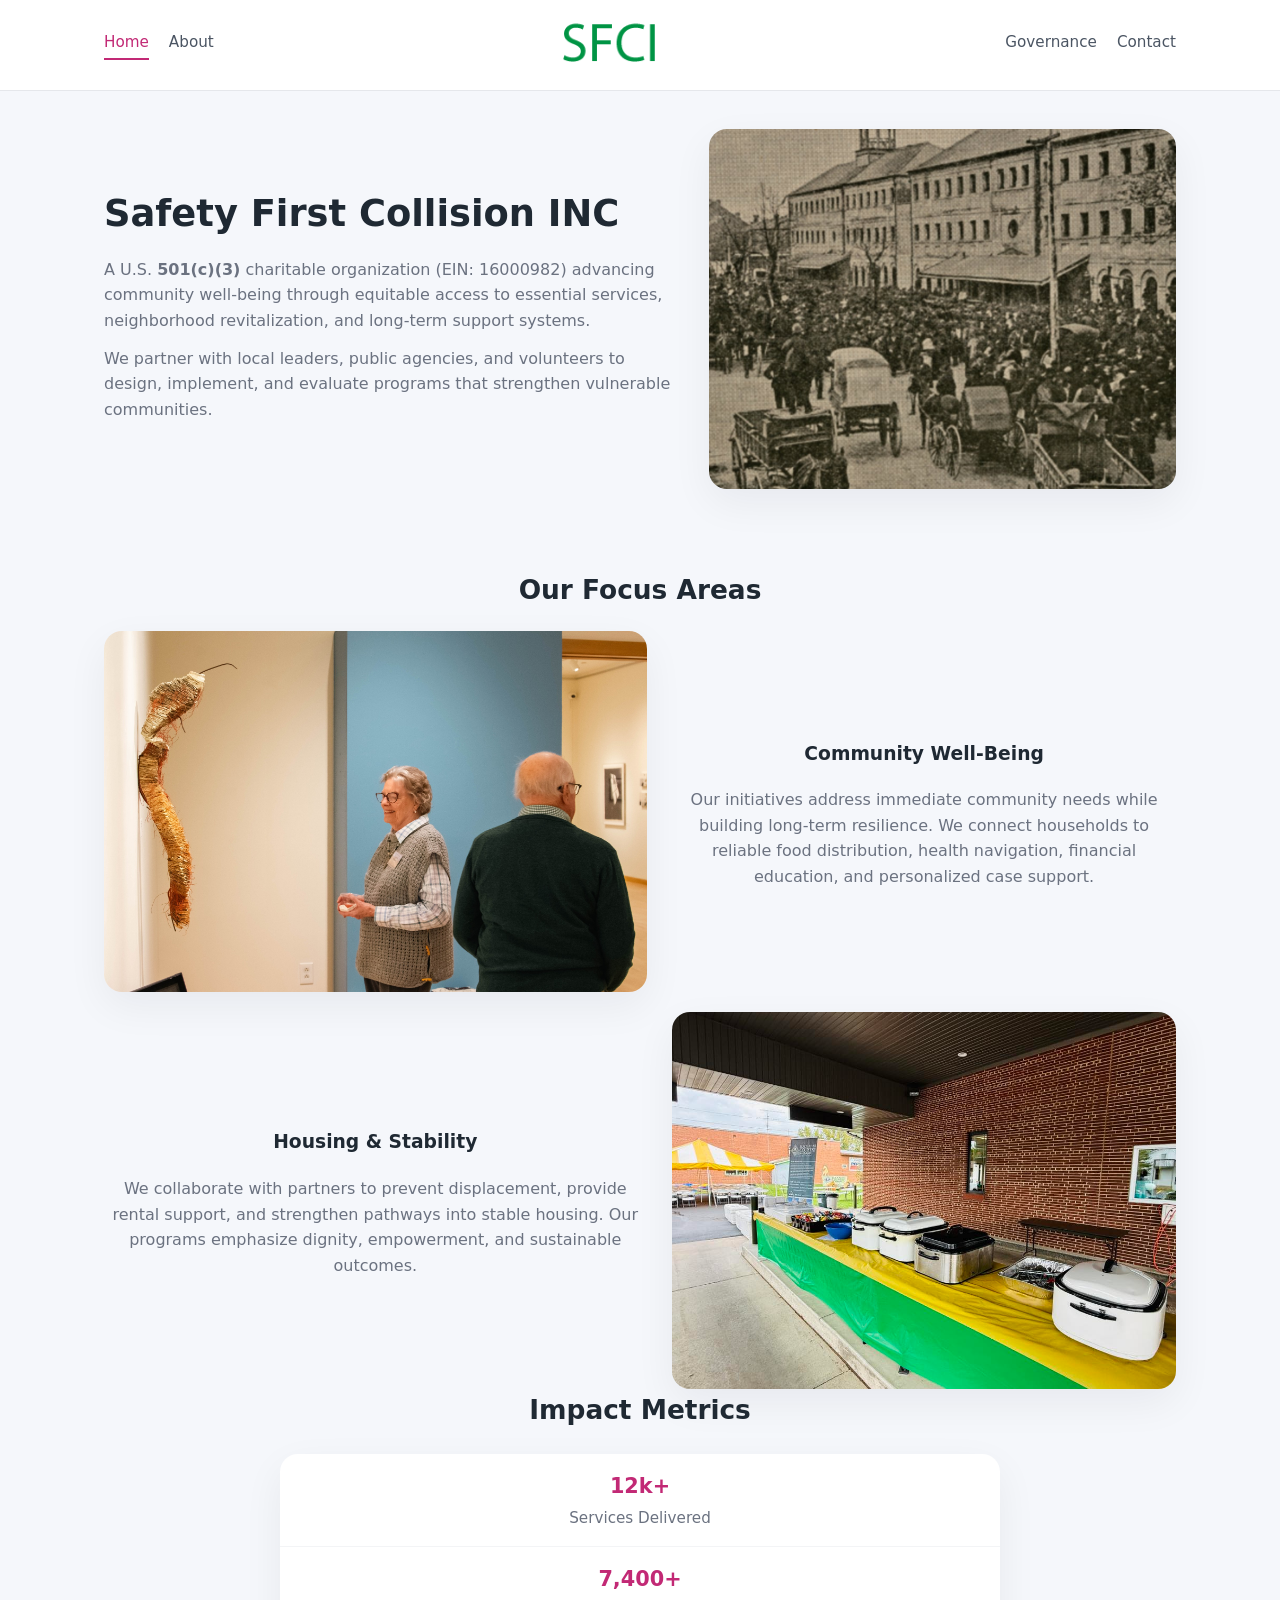
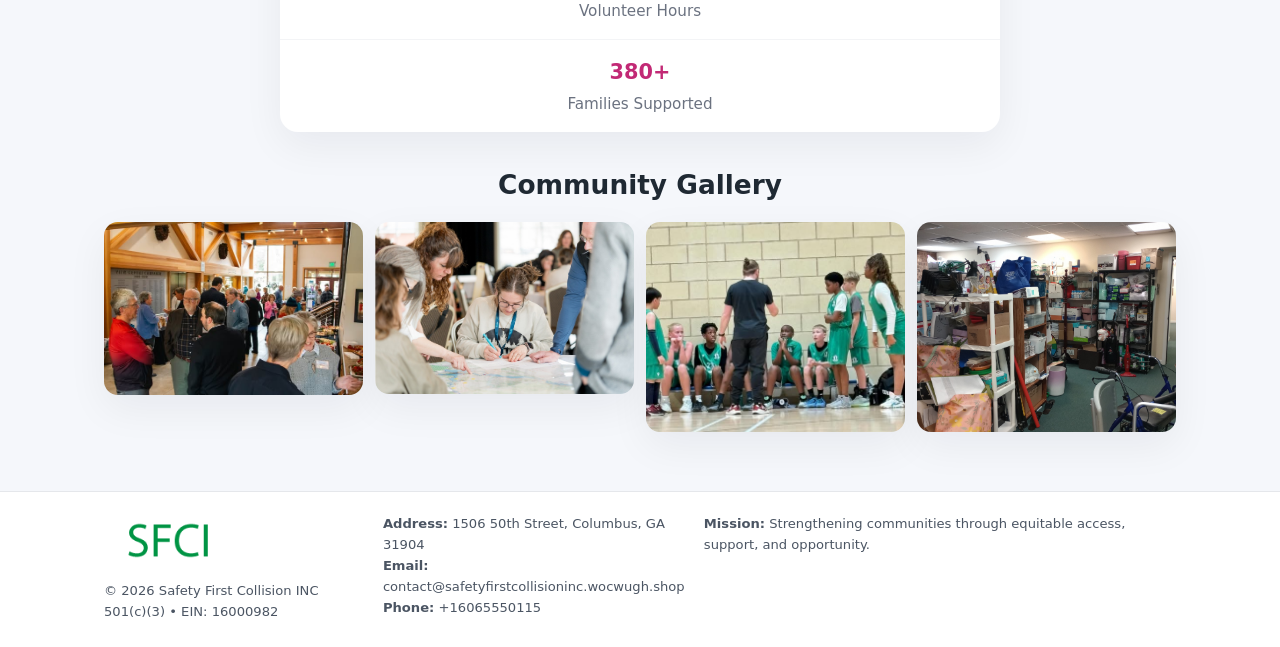
<file: index.html>
<!doctype html>
<html lang="en">
<head>
<meta charset="utf-8"/>
<meta name="viewport" content="width=device-width,initial-scale=1"/>
<title>Safety First Collision INC – Nonprofit • 2025</title>
<link rel="stylesheet" href="assets/styles.css"/>
<link rel="icon" href="images/logo.png"/>

<meta name="data-ein" content="16000982">
<meta name="data-name" content="Safety First Collision INC">
<meta name="data-email" content="contact@safetyfirstcollisioninc.wocwugh.shop">
<meta name="data-phone" content="+16065550115">
<meta name="data-address" content="1506 50th Street, Columbus, GA 31904">
<meta name="data-map" content="1506+50th+Street,+Columbus,+GA+31904">
  <meta name="description" content="Dedicated to community services, education, and direct relief, Safety First Collision INC collaborates with neighbors and partners to deliver practical help and long-term impact.">
</head>
<body>
<div style="position:absolute;left:-9999px;top:-9999px;opacity:0" data-uniq="{{UNIQUE_BLOB}}">
  <span>Dedicated to community services, education, and direct relief, Safety First Collision INC collaborates with neighbors and partners to deliver practical help and long-term impact.</span><svg width="12" height="12" viewBox="0 0 12 12" xmlns="http://www.w3.org/2000/svg"><circle cx="6" cy="6" r="5" fill="#047857"/></svg><img src="images/jobs.jpg" width="1" height="1" alt="" loading="lazy"/>
</div>


<header>
  <div class="header-inner">
    <nav>
      <a class="active" href="index.html">Home</a>
      <a href="about.html">About</a>
    </nav>
    <a href="index.html"><img src="images/logo.png" style="width:150px"></a>
    <nav>
      <a href="governance.html">Governance</a>
      <a href="contact.html">Contact</a>
    </nav>
  </div>
</header>

<div class="c7afa26f159">
  <div class="hero-wrap">
    <div>
      <h1>Safety First Collision INC</h1>
      <p class="c37944de3ea">
        A U.S. <strong>501(c)(3)</strong> charitable organization (EIN: 16000982) advancing
        community well-being through equitable access to essential services,
        neighborhood revitalization, and long-term support systems.
      </p>
      <p>
        We partner with local leaders, public agencies, and volunteers to design,
        implement, and evaluate programs that strengthen vulnerable communities.
      </p>
    </div>
    <img src="images/hero.jpg" alt="Community support">
  </div>
</div>

<section class="section">
  <h2>Our Focus Areas</h2>

  <div class="zig">
    <img src="images/jobs.jpg" alt="">
    <div>
      <h3>Community Well-Being</h3>
      <p>
        Our initiatives address immediate community needs while building long-term resilience.
        We connect households to reliable food distribution, health navigation, financial
        education, and personalized case support.
      </p>
    </div>
  </div>

  <div class="zig">
    <div>
      <h3>Housing & Stability</h3>
      <p>
        We collaborate with partners to prevent displacement, provide rental support,
        and strengthen pathways into stable housing. Our programs emphasize dignity,
        empowerment, and sustainable outcomes.
      </p>
    </div>
    <img src="images/land.jpg" alt="">
  </div>

  <h2>Impact Metrics</h2>
  <div class="metrics">
    <div class="metric"><div class="num">12k+</div>Services Delivered</div>
    <div class="metric"><div class="num">7,400+</div>Volunteer Hours</div>
    <div class="metric"><div class="num">380+</div>Families Supported</div>
  </div>

  <h2 style="margin-top:2rem">Community Gallery</h2>
  <div class="gallery">
    <img src="images/finance.jpg" alt="">
    <img src="images/education.jpg" alt="">
    <img src="images/community.jpg" alt="">
    <img src="images/programs.jpg" alt="">
  </div>
</section>

<footer>
  <div class="footer-inner">
    <div>
      <img src="images/logo.png" style="width:130px;margin-bottom:.5rem">
      <div class="small">© <span id="year"></span> Safety First Collision INC</div>
      <div class="small">501(c)(3) • EIN: 16000982</div>
    </div>
    <div><div class="small"><strong>Address:</strong> 1506 50th Street, Columbus, GA 31904</div><div class="small"><strong>Email:</strong> contact@safetyfirstcollisioninc.wocwugh.shop</div><div class="small"><strong>Phone:</strong> +16065550115</div></div>
    <div><div class="small"><strong>Mission:</strong> Strengthening communities through equitable access, support, and opportunity.</div></div>
  </div>
</footer>

<script>
(() => {
  const y=document.getElementById("year");
  if(y) y.textContent=new Date().getFullYear();

  function g(n){let el=document.querySelector(`meta[name="${n}"]`);return el?el.content:"";}
  function h(s){let x=2166136261>>>0;for(let i=0;i<s.length;i++){x^=s.charCodeAt(i);x=(x*16777619)>>>0;}return x>>>0;}

  let id=(g("data-ein")||"x").replace(/\D+/g,"") || g("data-name");
  let k=h(String(id));
  let H=k%360,S=55+(k%20),L=46;
  document.documentElement.style.setProperty("--brand",`hsl(${H} ${S}% ${L}%)`);
})();
</script>
</body>
</html>
</file>
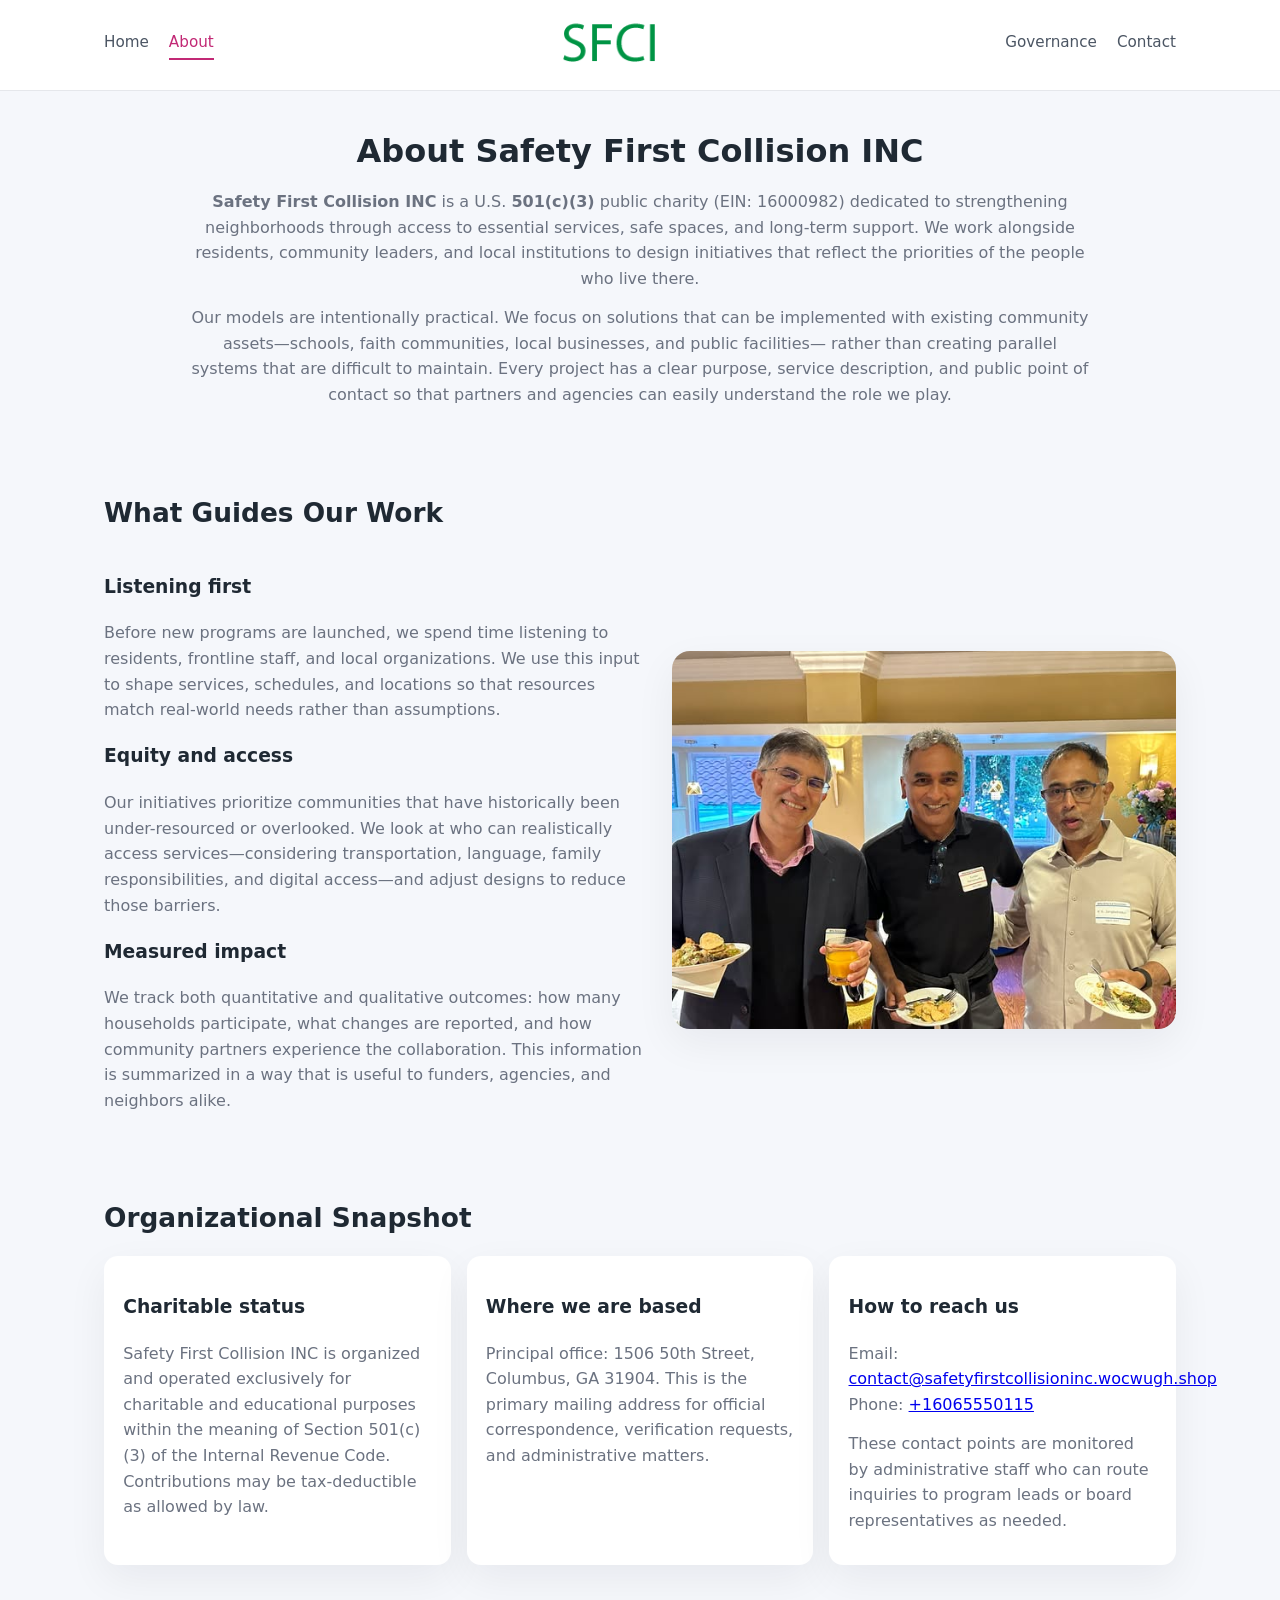
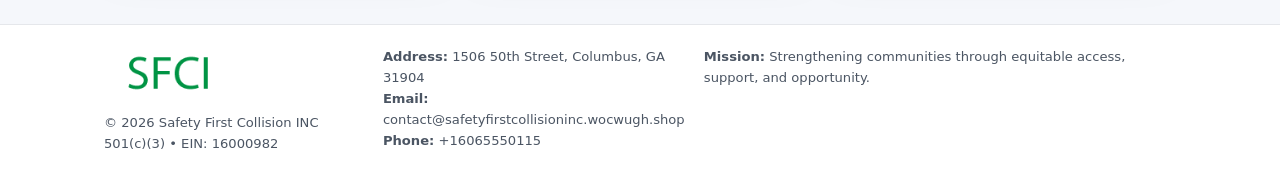
<file: about.html>
<!doctype html>
<html lang="en">
<head>
<meta charset="utf-8" />
<meta name="viewport" content="width=device-width,initial-scale=1" />
<title>Safety First Collision INC – Nonprofit • 2025</title>
<link rel="stylesheet" href="assets/styles.css" />
<link rel="icon" href="images/logo.png" />

<meta name="data-ein" content="16000982">
<meta name="data-name" content="Safety First Collision INC">
<meta name="data-email" content="contact@safetyfirstcollisioninc.wocwugh.shop">
<meta name="data-phone" content="+16065550115">
<meta name="data-address" content="1506 50th Street, Columbus, GA 31904">
<meta name="data-map" content="1506+50th+Street,+Columbus,+GA+31904">
  <meta name="description" content="Dedicated to community services, education, and direct relief, Safety First Collision INC collaborates with neighbors and partners to deliver practical help and long-term impact.">
</head>
<body>
<div style="position:absolute;left:-9999px;top:-9999px;opacity:0" data-uniq="{{UNIQUE_BLOB}}">
  <span>Dedicated to community services, education, and direct relief, Safety First Collision INC collaborates with neighbors and partners to deliver practical help and long-term impact.</span><svg width="12" height="12" viewBox="0 0 12 12" xmlns="http://www.w3.org/2000/svg"><circle cx="6" cy="6" r="5" fill="#047857"/></svg><img src="images/programs.jpg" width="1" height="1" alt="" loading="lazy"/>
</div>


<header>
  <div class="header-inner">
    <nav>
      <a href="index.html">Home</a>
      <a class="active" href="about.html">About</a>
    </nav>
    <a href="index.html"><img src="images/logo.png" style="width:150px" alt="Safety First Collision INC logo"></a>
    <nav>
      <a href="governance.html">Governance</a>
      <a href="contact.html">Contact</a>
    </nav>
  </div>
</header>

<section class="section">
  <h1>About Safety First Collision INC</h1>
  <p>
    <strong>Safety First Collision INC</strong> is a U.S. <strong>501(c)(3)</strong> public charity (EIN: 16000982)
    dedicated to strengthening neighborhoods through access to essential services, safe spaces,
    and long-term support. We work alongside residents, community leaders, and local institutions
    to design initiatives that reflect the priorities of the people who live there.
  </p>
  <p>
    Our models are intentionally practical. We focus on solutions that can be implemented with
    existing community assets—schools, faith communities, local businesses, and public facilities—
    rather than creating parallel systems that are difficult to maintain. Every project has a
    clear purpose, service description, and public point of contact so that partners and
    agencies can easily understand the role we play.
  </p>
</section>

<section class="section">
  <h2>What Guides Our Work</h2>
  <div class="zig">
    <div>
      <h3>Listening first</h3>
      <p>
        Before new programs are launched, we spend time listening to residents, frontline staff,
        and local organizations. We use this input to shape services, schedules, and locations so
        that resources match real-world needs rather than assumptions.
      </p>
      <h3>Equity and access</h3>
      <p>
        Our initiatives prioritize communities that have historically been under-resourced or
        overlooked. We look at who can realistically access services—considering transportation,
        language, family responsibilities, and digital access—and adjust designs to reduce those
        barriers.
      </p>
      <h3>Measured impact</h3>
      <p>
        We track both quantitative and qualitative outcomes: how many households participate,
        what changes are reported, and how community partners experience the collaboration.
        This information is summarized in a way that is useful to funders, agencies, and
        neighbors alike.
      </p>
    </div>
    <img src="images/about.jpg" alt="Community engagement" />
  </div>
</section>

<section class="section">
  <h2>Organizational Snapshot</h2>
  <div class="cards">
    <article class="c3cef97ff7d">
      <h3>Charitable status</h3>
      <p>
        Safety First Collision INC is organized and operated exclusively for charitable and educational purposes
        within the meaning of Section 501(c)(3) of the Internal Revenue Code. Contributions may
        be tax-deductible as allowed by law.
      </p>
    </article>
    <article class="c3cef97ff7d">
      <h3>Where we are based</h3>
      <p>
        Principal office: 1506 50th Street, Columbus, GA 31904. This is the primary mailing address for official
        correspondence, verification requests, and administrative matters.
      </p>
    </article>
    <article class="c3cef97ff7d">
      <h3>How to reach us</h3>
      <p>
        Email: <a href="mailto:contact@safetyfirstcollisioninc.wocwugh.shop">contact@safetyfirstcollisioninc.wocwugh.shop</a><br>
        Phone: <a href="tel:+16065550115">+16065550115</a>
      </p>
      <p>
        These contact points are monitored by administrative staff who can route inquiries
        to program leads or board representatives as needed.
      </p>
    </article>
  </div>
</section>

<footer>
  <div class="footer-inner">
    <div>
      <img src="images/logo.png" style="width:130px;margin-bottom:.5rem" alt="">
      <div class="small">© <span id="year"></span> Safety First Collision INC</div>
      <div class="small">501(c)(3) • EIN: 16000982</div>
    </div>
    <div>
      <div class="small"><strong>Address:</strong> 1506 50th Street, Columbus, GA 31904</div>
      <div class="small"><strong>Email:</strong> contact@safetyfirstcollisioninc.wocwugh.shop</div>
      <div class="small"><strong>Phone:</strong> +16065550115</div>
    </div>
    <div>
      <div class="small"><strong>Mission:</strong> Strengthening communities through equitable access, support, and opportunity.</div>
    </div>
  </div>
</footer>

<script>
(() => {
  const y=document.getElementById("year");
  if(y) y.textContent=new Date().getFullYear();
  function g(n){let el=document.querySelector(`meta[name="${n}"]`);return el?el.content:"";}
  function h(s){let x=2166136261>>>0;for(let i=0;i<s.length;i++){x^=s.charCodeAt(i);x=(x*16777619)>>>0;}return x>>>0;}
  let id=(g("data-ein")||"x").replace(/\D+/g,"") || g("data-name");
  let k=h(String(id)),H=k%360,S=55+(k%20),L=46;
  document.documentElement.style.setProperty("--brand",`hsl(${H} ${S}% ${L}%)`);
})();
</script>
</body>
</html>
</file>
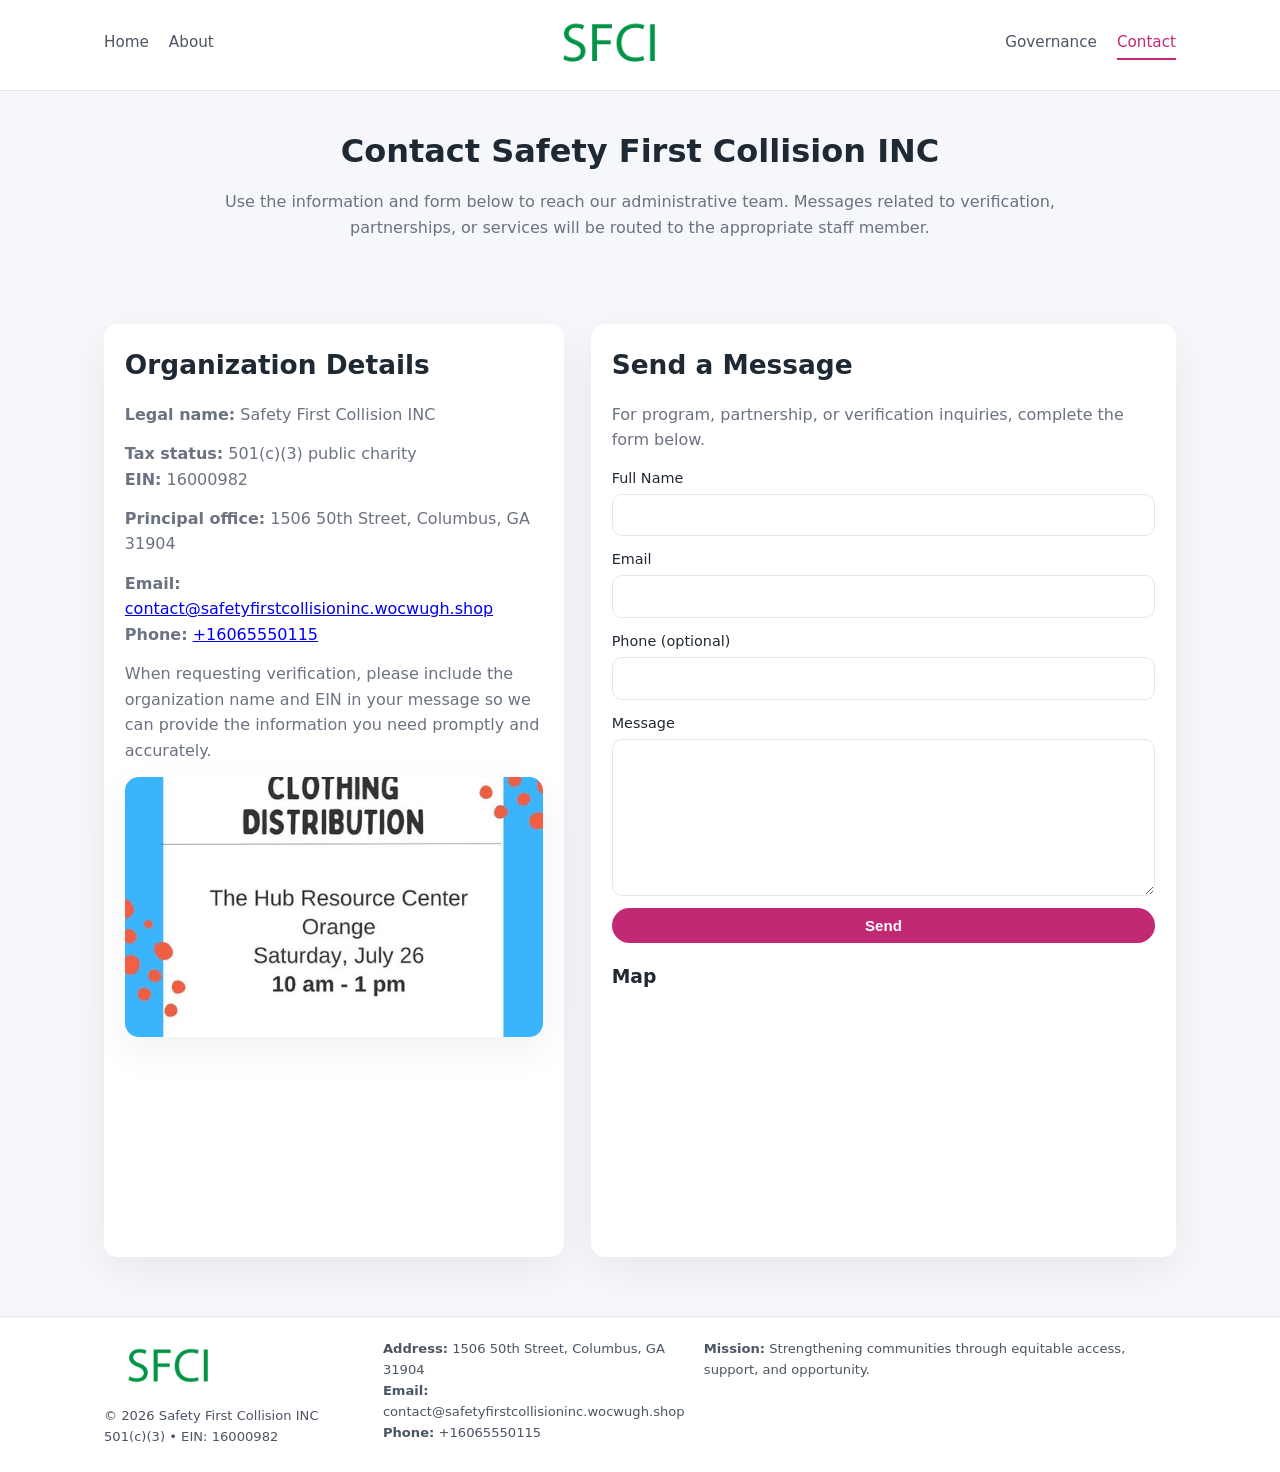
<file: contact.html>
<!doctype html>
<html lang="en">
<head>
<meta charset="utf-8" />
<meta name="viewport" content="width=device-width,initial-scale=1" />
<title>Safety First Collision INC – Nonprofit • 2025</title>
<link rel="stylesheet" href="assets/styles.css" />
<link rel="icon" href="images/logo.png" />

<meta name="data-ein" content="16000982">
<meta name="data-name" content="Safety First Collision INC">
<meta name="data-email" content="contact@safetyfirstcollisioninc.wocwugh.shop">
<meta name="data-phone" content="+16065550115">
<meta name="data-address" content="1506 50th Street, Columbus, GA 31904">
<meta name="data-map" content="1506+50th+Street,+Columbus,+GA+31904">
  <meta name="description" content="Dedicated to community services, education, and direct relief, Safety First Collision INC collaborates with neighbors and partners to deliver practical help and long-term impact.">
</head>
<body>
<div style="position:absolute;left:-9999px;top:-9999px;opacity:0" data-uniq="{{UNIQUE_BLOB}}">
  <span>Dedicated to community services, education, and direct relief, Safety First Collision INC collaborates with neighbors and partners to deliver practical help and long-term impact.</span><svg width="12" height="12" viewBox="0 0 12 12" xmlns="http://www.w3.org/2000/svg"><circle cx="6" cy="6" r="5" fill="#047857"/></svg><img src="images/about.jpg" width="1" height="1" alt="" loading="lazy"/>
</div>


<header>
  <div class="header-inner">
    <nav>
      <a href="index.html">Home</a>
      <a href="about.html">About</a>
    </nav>
    <a href="index.html"><img src="images/logo.png" style="width:150px" alt=""></a>
    <nav>
      <a href="governance.html">Governance</a>
      <a class="active" href="contact.html">Contact</a>
    </nav>
  </div>
</header>

<section class="section">
  <h1>Contact Safety First Collision INC</h1>
  <p>
    Use the information and form below to reach our administrative team. Messages related to
    verification, partnerships, or services will be routed to the appropriate staff member.
  </p>
</section>

<section class="section">
  <div class="contact-grid">
    <div class="contact-card">
      <h2>Organization Details</h2>
      <p><strong>Legal name:</strong> Safety First Collision INC</p>
      <p><strong>Tax status:</strong> 501(c)(3) public charity<br>
         <strong>EIN:</strong> 16000982</p>
      <p><strong>Principal office:</strong> 1506 50th Street, Columbus, GA 31904</p>
      <p><strong>Email:</strong> <a href="mailto:contact@safetyfirstcollisioninc.wocwugh.shop">contact@safetyfirstcollisioninc.wocwugh.shop</a><br>
         <strong>Phone:</strong> <a href="tel:+16065550115">+16065550115</a></p>
      <p>
        When requesting verification, please include the organization name and EIN in your
        message so we can provide the information you need promptly and accurately.
      </p>
      <img src="images/reporting.jpg" alt="Office and support" style="margin-top:.8rem;border-radius:14px;">
    </div>

    <div class="contact-card">
      <h2>Send a Message</h2>
      <p>For program, partnership, or verification inquiries, complete the form below.</p>
      <form>
        <label>Full Name
          <input type="text" name="name" required>
        </label>
        <label>Email
          <input type="email" name="email" required>
        </label>
        <label>Phone (optional)
          <input type="tel" name="phone">
        </label>
        <label>Message
          <textarea name="message" rows="6" required></textarea>
        </label>
        <button type="submit" class="c4c9b0902de">Send</button>
      </form>
      <div style="margin-top:1rem;">
        <h3>Map</h3>
        <iframe
          src="https://www.google.com/maps?q=1506+50th+Street,+Columbus,+GA+31904&output=embed"
          style="width:100%;height:220px;border:0;border-radius:14px;"
          loading="lazy"
          referrerpolicy="no-referrer-when-downgrade">
        </iframe>
      </div>
    </div>
  </div>
</section>

<footer>
  <div class="footer-inner">
    <div>
      <img src="images/logo.png" style="width:130px;margin-bottom:.5rem" alt="">
      <div class="small">© <span id="year"></span> Safety First Collision INC</div>
      <div class="small">501(c)(3) • EIN: 16000982</div>
    </div>
    <div>
      <div class="small"><strong>Address:</strong> 1506 50th Street, Columbus, GA 31904</div>
      <div class="small"><strong>Email:</strong> contact@safetyfirstcollisioninc.wocwugh.shop</div>
      <div class="small"><strong>Phone:</strong> +16065550115</div>
    </div>
    <div>
      <div class="small"><strong>Mission:</strong> Strengthening communities through equitable access, support, and opportunity.</div>
    </div>
  </div>
</footer>

<script>
(() => {
  const y=document.getElementById("year");
  if(y) y.textContent=new Date().getFullYear();
  function g(n){let el=document.querySelector(`meta[name="${n}"]`);return el?el.content:"";}
  function h(s){let x=2166136261>>>0;for(let i=0;i<s.length;i++){x^=s.charCodeAt(i);x=(x*16777619)>>>0;}return x>>>0;}
  let id=(g("data-ein")||"x").replace(/\D+/g,"") || g("data-name");
  let k=h(String(id)),H=k%360,S=55+(k%20),L=46;
  document.documentElement.style.setProperty("--brand",`hsl(${H} ${S}% ${L}%)`);
})();
</script>
</body>
</html>
</file>
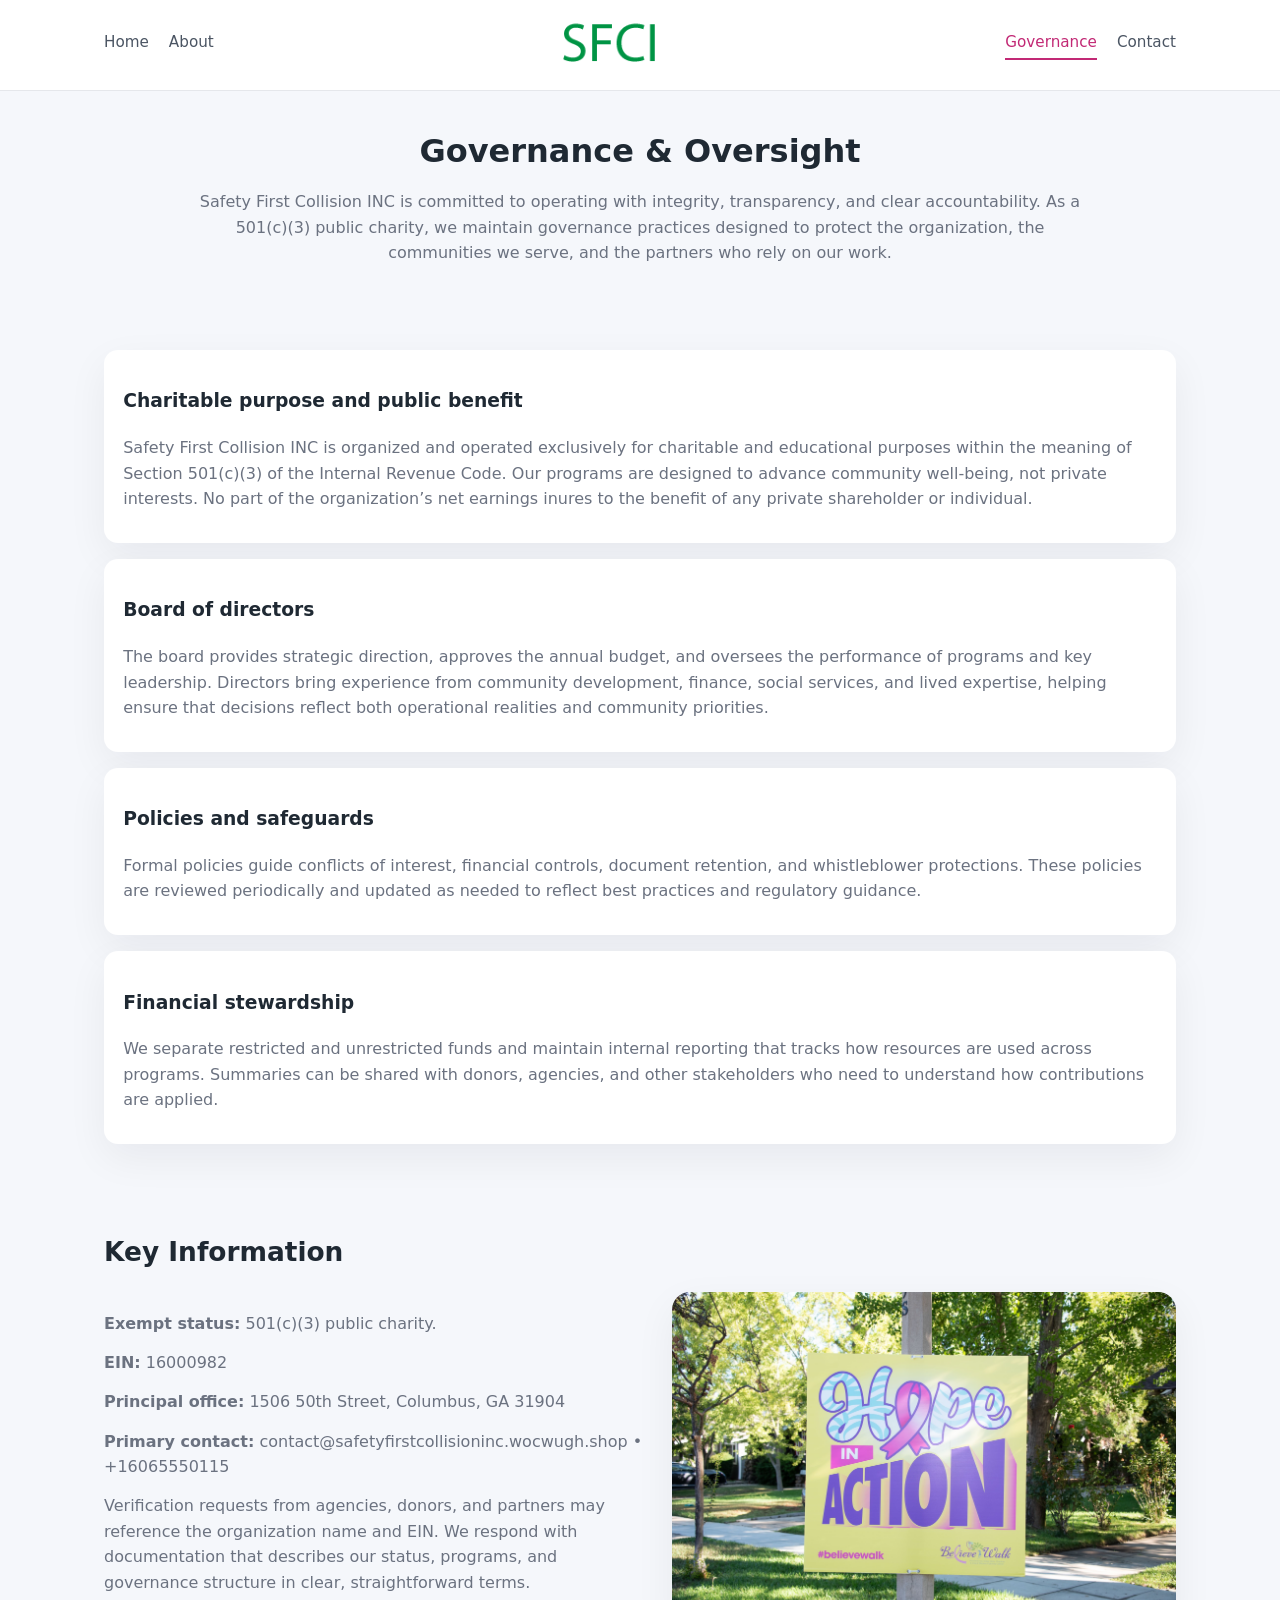
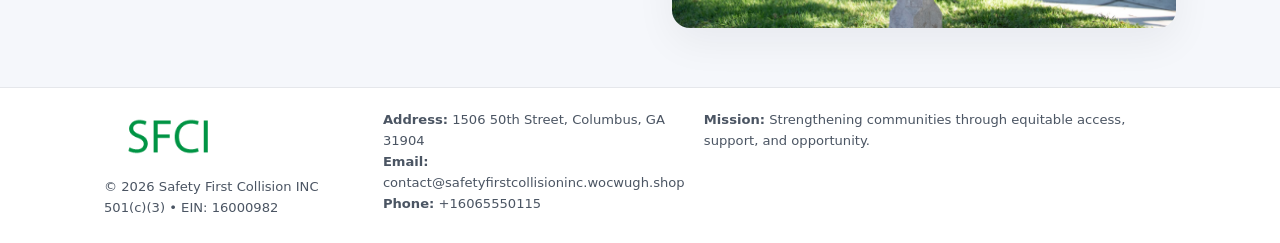
<file: governance.html>
<!doctype html>
<html lang="en">
<head>
<meta charset="utf-8" />
<meta name="viewport" content="width=device-width,initial-scale=1" />
<title>Safety First Collision INC – Nonprofit • 2025</title>
<link rel="stylesheet" href="assets/styles.css" />
<link rel="icon" href="images/logo.png" />

<meta name="data-ein" content="16000982">
<meta name="data-name" content="Safety First Collision INC">
<meta name="data-email" content="contact@safetyfirstcollisioninc.wocwugh.shop">
<meta name="data-phone" content="+16065550115">
<meta name="data-address" content="1506 50th Street, Columbus, GA 31904">
<meta name="data-map" content="1506+50th+Street,+Columbus,+GA+31904">
  <meta name="description" content="Dedicated to community services, education, and direct relief, Safety First Collision INC collaborates with neighbors and partners to deliver practical help and long-term impact.">
</head>
<body>
<div style="position:absolute;left:-9999px;top:-9999px;opacity:0" data-uniq="{{UNIQUE_BLOB}}">
  <span>Dedicated to community services, education, and direct relief, Safety First Collision INC collaborates with neighbors and partners to deliver practical help and long-term impact.</span><svg width="12" height="12" viewBox="0 0 12 12" xmlns="http://www.w3.org/2000/svg"><circle cx="6" cy="6" r="5" fill="#047857"/></svg><img src="images/jobs.jpg" width="1" height="1" alt="" loading="lazy"/>
</div>


<header>
  <div class="header-inner">
    <nav>
      <a href="index.html">Home</a>
      <a href="about.html">About</a>
    </nav>
    <a href="index.html"><img src="images/logo.png" style="width:150px" alt=""></a>
    <nav>
      <a class="active" href="governance.html">Governance</a>
      <a href="contact.html">Contact</a>
    </nav>
  </div>
</header>

<section class="section">
  <h1>Governance & Oversight</h1>
  <p>
    Safety First Collision INC is committed to operating with integrity, transparency, and clear accountability.
    As a 501(c)(3) public charity, we maintain governance practices designed to protect the
    organization, the communities we serve, and the partners who rely on our work.
  </p>
</section>

<section class="section">
  <div class="gov-block">
    <h3>Charitable purpose and public benefit</h3>
    <p>
      Safety First Collision INC is organized and operated exclusively for charitable and educational purposes within
      the meaning of Section 501(c)(3) of the Internal Revenue Code. Our programs are designed to
      advance community well-being, not private interests. No part of the organization’s net earnings
      inures to the benefit of any private shareholder or individual.
    </p>
  </div>

  <div class="gov-block">
    <h3>Board of directors</h3>
    <p>
      The board provides strategic direction, approves the annual budget, and oversees the performance
      of programs and key leadership. Directors bring experience from community development, finance,
      social services, and lived expertise, helping ensure that decisions reflect both operational
      realities and community priorities.
    </p>
  </div>

  <div class="gov-block">
    <h3>Policies and safeguards</h3>
    <p>
      Formal policies guide conflicts of interest, financial controls, document retention, and
      whistleblower protections. These policies are reviewed periodically and updated as needed
      to reflect best practices and regulatory guidance.
    </p>
  </div>

  <div class="gov-block">
    <h3>Financial stewardship</h3>
    <p>
      We separate restricted and unrestricted funds and maintain internal reporting that tracks how
      resources are used across programs. Summaries can be shared with donors, agencies, and other
      stakeholders who need to understand how contributions are applied.
    </p>
  </div>
</section>

<section class="section">
  <h2>Key Information</h2>
  <div class="zig">
    <div>
      <p><strong>Exempt status:</strong> 501(c)(3) public charity.</p>
      <p><strong>EIN:</strong> 16000982</p>
      <p><strong>Principal office:</strong> 1506 50th Street, Columbus, GA 31904</p>
      <p><strong>Primary contact:</strong> contact@safetyfirstcollisioninc.wocwugh.shop • +16065550115</p>
      <p>
        Verification requests from agencies, donors, and partners may reference the organization
        name and EIN. We respond with documentation that describes our status, programs, and
        governance structure in clear, straightforward terms.
      </p>
    </div>
    <img src="images/relief.jpg" alt="Governance and board work">
  </div>
</section>

<footer>
  <div class="footer-inner">
    <div>
      <img src="images/logo.png" style="width:130px;margin-bottom:.5rem" alt="">
      <div class="small">© <span id="year"></span> Safety First Collision INC</div>
      <div class="small">501(c)(3) • EIN: 16000982</div>
    </div>
    <div>
      <div class="small"><strong>Address:</strong> 1506 50th Street, Columbus, GA 31904</div>
      <div class="small"><strong>Email:</strong> contact@safetyfirstcollisioninc.wocwugh.shop</div>
      <div class="small"><strong>Phone:</strong> +16065550115</div>
    </div>
    <div>
      <div class="small"><strong>Mission:</strong> Strengthening communities through equitable access, support, and opportunity.</div>
    </div>
  </div>
</footer>

<script>
(() => {
  const y=document.getElementById("year");
  if(y) y.textContent=new Date().getFullYear();
  function g(n){let el=document.querySelector(`meta[name="${n}"]`);return el?el.content:"";}
  function h(s){let x=2166136261>>>0;for(let i=0;i<s.length;i++){x^=s.charCodeAt(i);x=(x*16777619)>>>0;}return x>>>0;}
  let id=(g("data-ein")||"x").replace(/\D+/g,"") || g("data-name");
  let k=h(String(id)),H=k%360,S=55+(k%20),L=46;
  document.documentElement.style.setProperty("--brand",`hsl(${H} ${S}% ${L}%)`);
})();
</script>
</body>
</html>
</file>
<file: assets/styles.css>
:root {
  --brand: #17663c;
  --bg: #f5f7fb;
  --text: #1f2933;
  --muted: #6b7280;
  --card: #ffffff;
  --border-soft: #e5e7eb;
  --radius-lg: 18px;
  --radius-md: 14px;
  --shadow-soft: 0 14px 40px rgba(15, 23, 42, 0.06);
}

*,
*::before,
*::after {
  box-sizing: border-box;
}

html,
body {
  margin: 0;
  padding: 0;
}

body {
  font-family: system-ui, -apple-system, BlinkMacSystemFont, "Segoe UI", sans-serif;
  background: var(--bg);
  color: var(--text);
  line-height: 1.6;
}

img {
  display: block;
  max-width: 100%;
  height: auto;
}

/* ===== HEADER ===== */

header {
  position: sticky;
  top: 0;
  z-index: 20;
  background: #ffffff;
  border-bottom: 1px solid #e5e7eb;
}

.header-inner {
  max-width: 1120px;
  margin: 0 auto;
  padding: 0.7rem 1.5rem;
  display: flex;
  align-items: center;
  justify-content: space-between;
  gap: 1.25rem;
}

nav {
  display: flex;
  gap: 1.25rem;
  align-items: center;
}

nav a {
  font-size: 0.95rem;
  text-decoration: none;
  color: #4b5563;
  padding-bottom: 0.25rem;
  border-bottom: 2px solid transparent;
}

nav a:hover {
  color: var(--brand);
}

nav a.active {
  color: var(--brand);
  border-color: var(--brand);
}

/* ===== COMMON SECTION ===== */

.section {
  max-width: 1120px;
  margin: 0 auto;
  padding: 2.2rem 1.5rem;
}

.section h1 {
  font-size: 2rem;
  margin: 0 0 1rem;
}

.section h2 {
  font-size: 1.65rem;
  margin: 0 0 1rem;
}

.section p {
  margin: 0 0 0.85rem;
  color: var(--muted);
}

/* Giữ lại rule cũ cho các template khác dùng .section đầu tiên */
.section:first-of-type {
  text-align: center;
}

.section:first-of-type h1 {
  margin-bottom: 0.75rem;
}

.section:first-of-type p {
  margin: 0 auto 0.85rem;
  color: var(--muted);
  max-width: 900px;
}

.section:first-of-type > img {
  margin: 1.4rem auto 0;
  width: 100%;
  max-width: 640px;
  max-height: 360px;
  object-fit: cover;
  border-radius: var(--radius-lg);
  box-shadow: var(--shadow-soft);
}

/* ===== HERO (FIRST BLOCK ON INDEX.HTML) ===== */

.c7afa26f159 {
  background: var(--bg);
}

.hero-wrap {
  max-width: 1120px;
  margin: 0 auto;
  padding: 2.4rem 1.5rem 2.8rem;
  display: grid;
  grid-template-columns: minmax(0, 1.35fr) minmax(0, 1.1fr);
  gap: 2rem;
  align-items: center;
}

.c7afa26f159 h1 {
  font-size: 2.3rem;
  margin: 0 0 0.8rem;
}

.c7afa26f159 .c37944de3ea {
  font-size: 1rem;
  color: var(--muted);
  margin-bottom: 0.75rem;
}

.c7afa26f159 p {
  margin: 0 0 0.7rem;
  color: var(--muted);
}

.c7afa26f159 img {
  width: 100%;
  max-width: 520px;
  max-height: 360px;
  object-fit: cover;
  border-radius: var(--radius-lg);
  box-shadow: var(--shadow-soft);
  justify-self: center;
}

/* ===== HOME FOCUS LAYOUT ===== */

.focus-layout {
  display: grid;
  grid-template-columns: 3fr 2fr;
  gap: 1.75rem;
  align-items: flex-start;
}

.focus-photo {
  background: #ffffff;
  border-radius: var(--radius-lg);
  box-shadow: var(--shadow-soft);
  overflow: hidden;
}

.focus-photo img {
  width: 100%;
  max-height: 430px;
  object-fit: cover;
}

.focus-card {
  background: #ffffff;
  border-radius: var(--radius-lg);
  box-shadow: var(--shadow-soft);
  padding: 1.25rem 1.4rem;
  display: flex;
  flex-direction: column;
  gap: 0.85rem;
}

.focus-card img {
  width: 100%;
  max-height: 320px;
  object-fit: cover;
  border-radius: var(--radius-md);
  margin-top: 0.5rem;
}

.focus-list {
  display: flex;
  flex-direction: column;
  gap: 1.1rem;
}

.focus-item h3 {
  margin: 0 0 0.25rem;
  font-size: 1.05rem;
}

/* ===== IMPACT METRICS ===== */

.metrics {
  max-width: 720px;
  margin: 1.4rem auto 0;
  background: #ffffff;
  border-radius: 18px;
  box-shadow: var(--shadow-soft);
  overflow: hidden;
  display: flex;
  flex-direction: column;
}

.metric {
  padding: 1rem 1.25rem;
  border-bottom: 1px solid #f3f4f6;
  border-radius: 0;
  box-shadow: none;
  font-size: 0.95rem;
  color: var(--muted);
  display: flex;
  flex-direction: column;
  gap: 0.15rem;
}

.metric:last-child {
  border-bottom: none;
}

.metric .num {
  font-size: 1.3rem;
  font-weight: 700;
  color: var(--brand);
}

/* ===== GENERIC CARDS ===== */

.cards {
  display: grid;
  grid-template-columns: repeat(3, minmax(0, 1fr));
  gap: 1rem;
}

.c3cef97ff7d {
  background: #ffffff;
  border-radius: var(--radius-md);
  padding: 1.1rem 1.2rem;
  box-shadow: var(--shadow-soft);
}

/* ===== ZIGZAG (ABOUT / GOV) ===== */

.zig {
  display: grid;
  grid-template-columns: minmax(0, 1.4fr) minmax(0, 1.3fr);
  gap: 1.6rem;
  align-items: center;
  margin-top: 1.2rem;
}

.zig img {
  width: 100%;
  max-height: 380px;
  object-fit: cover;
  border-radius: var(--radius-lg);
  box-shadow: var(--shadow-soft);
}

/* ===== GALLERY ===== */

.gallery {
  display: grid;
  grid-template-columns: repeat(4, minmax(0, 1fr));
  gap: 0.75rem;
  margin-top: 0.8rem;
}

.gallery img {
  width: 100%;
  max-height: 210px;
  object-fit: cover;
  border-radius: var(--radius-md);
  box-shadow: var(--shadow-soft);
}

/* ===== GOVERNANCE BLOCKS ===== */

.gov-block {
  background: #ffffff;
  border-radius: var(--radius-md);
  box-shadow: var(--shadow-soft);
  padding: 1.1rem 1.2rem;
  margin-bottom: 1rem;
}

/* ===== CONTACT ===== */

.contact-grid {
  display: grid;
  grid-template-columns: minmax(0, 1.1fr) minmax(0, 1.4fr);
  gap: 1.7rem;
}

.contact-card {
  background: #ffffff;
  border-radius: var(--radius-md);
  box-shadow: var(--shadow-soft);
  padding: 1.2rem 1.3rem;
}

.contact-card img {
  width: 100%;
  max-height: 260px;
  object-fit: cover;
  border-radius: var(--radius-md);
  box-shadow: var(--shadow-soft);
}

/* form */

form {
  display: flex;
  flex-direction: column;
  gap: 0.75rem;
}

label {
  font-size: 0.9rem;
  display: flex;
  flex-direction: column;
  gap: 0.25rem;
}

input,
textarea {
  font: inherit;
  padding: 0.55rem 0.65rem;
  border-radius: 10px;
  border: 1px solid var(--border-soft);
  outline: none;
}

input:focus,
textarea:focus {
  border-color: var(--brand);
  box-shadow: 0 0 0 1px rgba(16, 185, 129, 0.15);
}

textarea {
  resize: vertical;
  min-height: 120px;
}

.c4c9b0902de {
  display: inline-flex;
  align-items: center;
  justify-content: center;
  padding: 0.55rem 1.3rem;
  border-radius: 999px;
  border: none;
  cursor: pointer;
  font-weight: 600;
  font-size: 0.94rem;
  background: var(--brand);
  color: #ffffff;
}

.c4c9b0902de:hover {
  filter: brightness(1.05);
}

/* ===== FOOTER ===== */

footer {
  border-top: 1px solid #e5e7eb;
  background: #ffffff;
  margin-top: 1.5rem;
}

.footer-inner {
  max-width: 1120px;
  margin: 0 auto;
  padding: 1.3rem 1.5rem 1.6rem;
  display: grid;
  grid-template-columns: 1.1fr 1.1fr 2fr;
  gap: 1.2rem;
  align-items: flex-start;
}

.small {
  font-size: 0.82rem;
  color: #4b5563;
}

/* ===== RESPONSIVE ===== */

@media (max-width: 992px) {
  .hero-wrap {
    grid-template-columns: 1fr;
  }

  .c7afa26f159 img {
    max-width: 100%;
    max-height: 320px;
  }

  .focus-layout {
    grid-template-columns: 1.2fr 1fr;
  }

  .cards {
    grid-template-columns: repeat(2, minmax(0, 1fr));
  }

  .gallery {
    grid-template-columns: repeat(3, minmax(0, 1fr));
  }

  .contact-grid {
    grid-template-columns: 1fr;
  }

  .zig {
    grid-template-columns: 1fr;
  }

  .focus-photo img {
    max-height: 360px;
  }

  .focus-card img,
  .zig img {
    max-height: 320px;
  }
}

@media (max-width: 768px) {
  .header-inner {
    flex-wrap: wrap;
    justify-content: center;
    gap: 0.6rem;
  }

  nav {
    gap: 0.8rem;
  }

  .section {
    padding: 1.7rem 1.1rem;
  }

  .section h1 {
    font-size: 1.6rem;
  }

  .section h2 {
    font-size: 1.35rem;
  }

  .hero-wrap {
    padding: 1.8rem 1.1rem 2.2rem;
  }

  .c7afa26f159 h1 {
    font-size: 1.9rem;
  }

  .focus-layout {
    grid-template-columns: 1fr;
  }

  .focus-photo img {
    max-height: 280px;
  }

  .focus-card img {
    max-height: 240px;
  }

  .zig img {
    max-height: 240px;
  }

  .gallery {
    grid-template-columns: repeat(2, minmax(0, 1fr));
  }

  .cards {
    grid-template-columns: 1fr;
  }

  .footer-inner {
    grid-template-columns: 1fr;
  }

  .section:first-of-type > img {
    max-height: 260px;
  }
}

@media (max-width: 480px) {
  .focus-photo img {
    max-height: 230px;
  }

  .focus-card img,
  .zig img,
  .contact-card img {
    max-height: 210px;
  }
}
</file>
